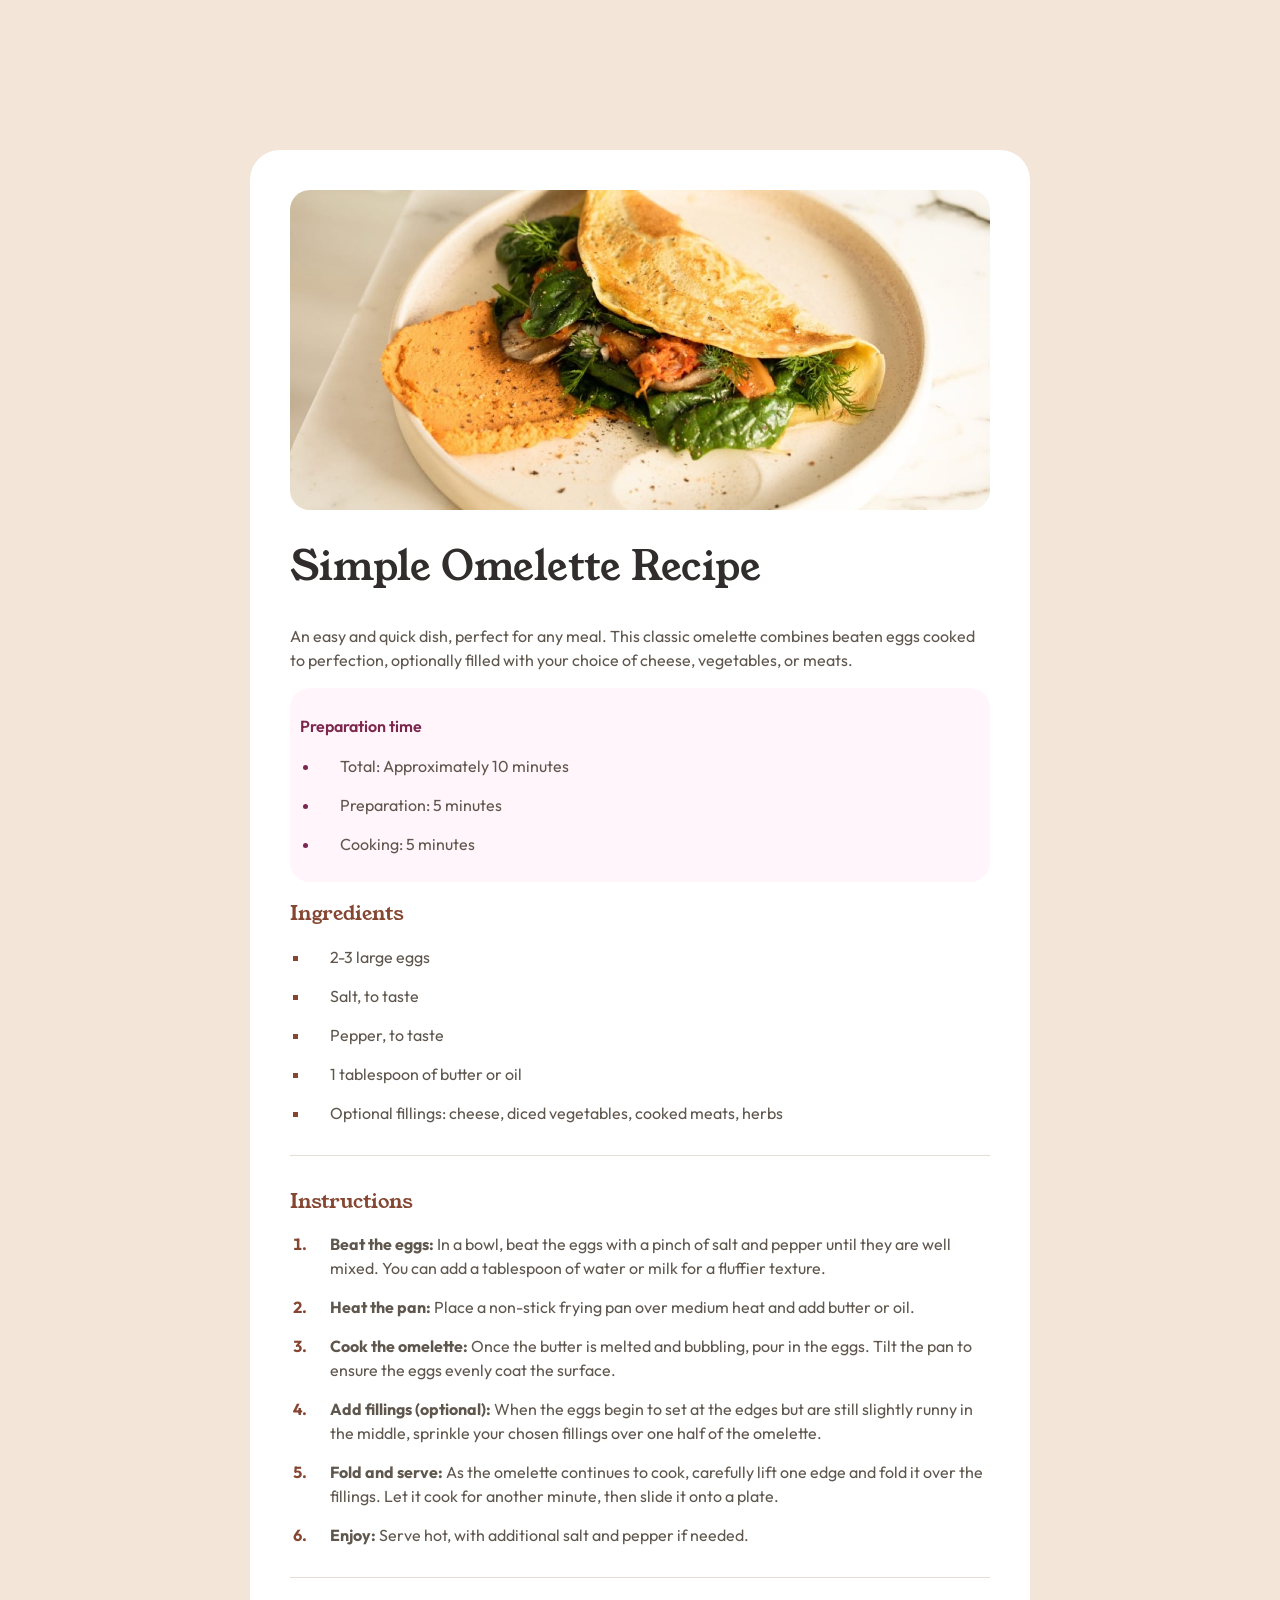
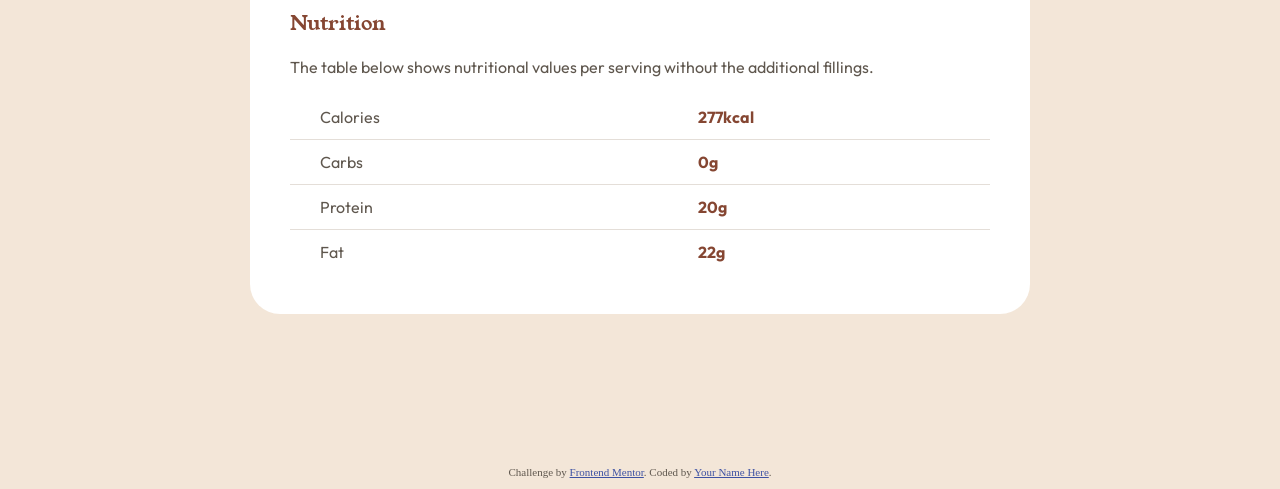
<file: index.html>
<!DOCTYPE html>
<html lang="en">

<head>
  <meta charset="UTF-8">
  <meta name="viewport" content="width=device-width, initial-scale=1.0">
  <!-- displays site properly based on user's device -->

  <link rel="icon" type="image/png" sizes="32x32" href="./assets/images/favicon-32x32.png">

  <title>Frontend Mentor | Recipe page</title>

  <!-- Feel free to remove these styles or customise in your own stylesheet 👍 -->
  <link rel="stylesheet" href="./style.css">
</head>

<body>
  <div class="card">
    <img src="assets/images/image-omelette.jpeg" alt="Omelette Image">

    <h1>Simple Omelette Recipe</h1>

    <p>An easy and quick dish, perfect for any meal. This classic omelette combines beaten eggs cooked
      to perfection, optionally filled with your choice of cheese, vegetables, or meats.</p>

    <div class="prep-time">
      <h3>Preparation time</h3>
      <ul>
        <li>Total: Approximately 10 minutes</li>
        <li>Preparation: 5 minutes</li>
        <li>Cooking: 5 minutes</li>
      </ul>
    </div>

    <h2>Ingredients</h2>
    <ul class="ingredients">
      <li>2-3 large eggs</li>
      <li>Salt, to taste</li>
      <li>Pepper, to taste</li>
      <li>1 tablespoon of butter or oil</li>
      <li>Optional fillings: cheese, diced vegetables, cooked meats, herbs</li>
    </ul>
    <hr>
    <h2>Instructions</h2>
    <ol>
      <li><b>Beat the eggs:</b> In a bowl, beat the eggs with a pinch of salt and pepper until they are well mixed.
        You can add a tablespoon of water or milk for a fluffier texture.</li>

      <li><b>Heat the pan:</b> Place a non-stick frying pan over medium heat and add butter or oil.</li>

      <li><b>Cook the omelette:</b> Once the butter is melted and bubbling, pour in the eggs. Tilt the pan to ensure
        the eggs evenly coat the surface.</li>

      <li><b>Add fillings (optional):</b> When the eggs begin to set at the edges but are still slightly runny in the
        middle, sprinkle your chosen fillings over one half of the omelette.</li>

      <li><b>Fold and serve:</b> As the omelette continues to cook, carefully lift one edge and fold it over the
        fillings. Let it cook for another minute, then slide it onto a plate.</li>

      <li><b>Enjoy:</b> Serve hot, with additional salt and pepper if needed.</li>
    </ol>
    <hr>
    <h2>Nutrition</h2>

    <p>The table below shows nutritional values per serving without the additional fillings.</p>

    <table>
      <tr>
        <td class="nutri">Calories</td>
        <td class="measures">277kcal</td>
      </tr>
      <tr>
        <td class="nutri">Carbs</td>
        <td class="measures">0g</td>
      </tr>
      <tr>
        <td class="nutri">Protein</td>
        <td class="measures">20g</td>
      </tr>
      <tr>
        <td class="nutri">Fat</td>
        <td class="measures">22g</td>
      </tr>
    </table>
  </div>
  <footer class="attribution">
    Challenge by <a href="https://www.frontendmentor.io?ref=challenge">Frontend Mentor</a>.
    Coded by <a href="#">Your Name Here</a>.
  </footer>
</body>

</html>
</file>
<file: style.css>
@import url('https://fonts.googleapis.com/css2?family=Iosevka+Charon:ital,wght@0,300;0,400;0,500;0,700;1,300;1,400;1,500;1,700&family=Young+Serif&display=swap');
@import url('https://fonts.googleapis.com/css2?family=Iosevka+Charon:ital,wght@0,300;0,400;0,500;0,700;1,300;1,400;1,500;1,700&family=Outfit:wght@100..900&family=Young+Serif&display=swap');

.attribution {
    font-size: 0.6875rem;
    text-align: center;
}

.attribution a {
    color: hsl(228, 45%, 44%);
}

:root {
    --White: hsl(0, 0%, 100%);
    --Stone_100: hsl(30, 54%, 90%);
    --Stone_150: hsl(30, 18%, 87%);
    --Stone_600: hsl(30, 10%, 34%);
    --Stone_900: hsl(24, 5%, 18%);
    --Brown_800: hsl(14, 45%, 36%);
    --Rose_800: hsl(332, 51%, 32%);
    --Rose_50: hsl(330, 100%, 98%);
}

img {
    max-width: 100%;
    height: auto;
    object-fit: contain;
    border-radius: 20px;
    display: block;
}

body {
    background-color: var(--Stone_100);
    line-height: 1.5;
    color: var(--Stone_600);
}

.card {
    width: 700px;
    height: 100%;
    background-color: white;
    border-radius: 30px;
    padding: 40px;
    justify-content: center;
    align-items: center;
    margin: auto;
    margin-top: 150px;
    margin-bottom: 150px;
}

hr {
    border: none;
    border-top: 1px solid var(--Stone_150);
    margin: 30px 0;
}

.prep-time {
    background-color: var(--Rose_50);
    border-radius: 20px;
    padding: 10px;
}

h1 {
    font-family: 'Young Serif', serif;
    font-weight: 400;
    font-size: 40px;
    color: var(--Stone_900);
}

h2 {
    font-family: 'Young Serif', serif;
    font-weight: 400;
    font-size: 20px;
    color: var(--Brown_800);
}

h3 {
    font-family: 'Outfit', sans-serif;
    font-weight: 600;
    font-size: 16px;
    color: var(--Rose_800);
}



p {
    font-family: 'Outfit', sans-serif;
    font-weight: 400;
    font-size: 16px;
}

.prep-time ul li::marker {
    color: var(--Rose_800);
}

ol,
ul {
    padding-left: 20px;
}

ul ::marker {
    color: var(--Brown_800);
}

ol ::marker {
    color: var(--Brown_800);
    font-weight: 700;
}

.ingredients li {
    list-style-type: square;
}

li {
    font-family: 'Outfit', sans-serif;
    font-weight: 400;
    font-size: 16px;
    padding-left: 20px;
    margin-bottom: 15px;
}

table {
    font-family: 'Outfit', sans-serif;
    font-weight: 400;
    font-size: 16px;
    border-collapse: collapse;
    width: 100%;
}

tr {
    border-bottom: 1px solid var(--Stone_150);

}

tr:last-child {
    border-bottom: none;
}

td {
    padding: 10px;
}

.nutri {
    padding-left: 30px;
}

.measures {
    color: var(--Brown_800);
    font-weight: 700;
}
</file>
